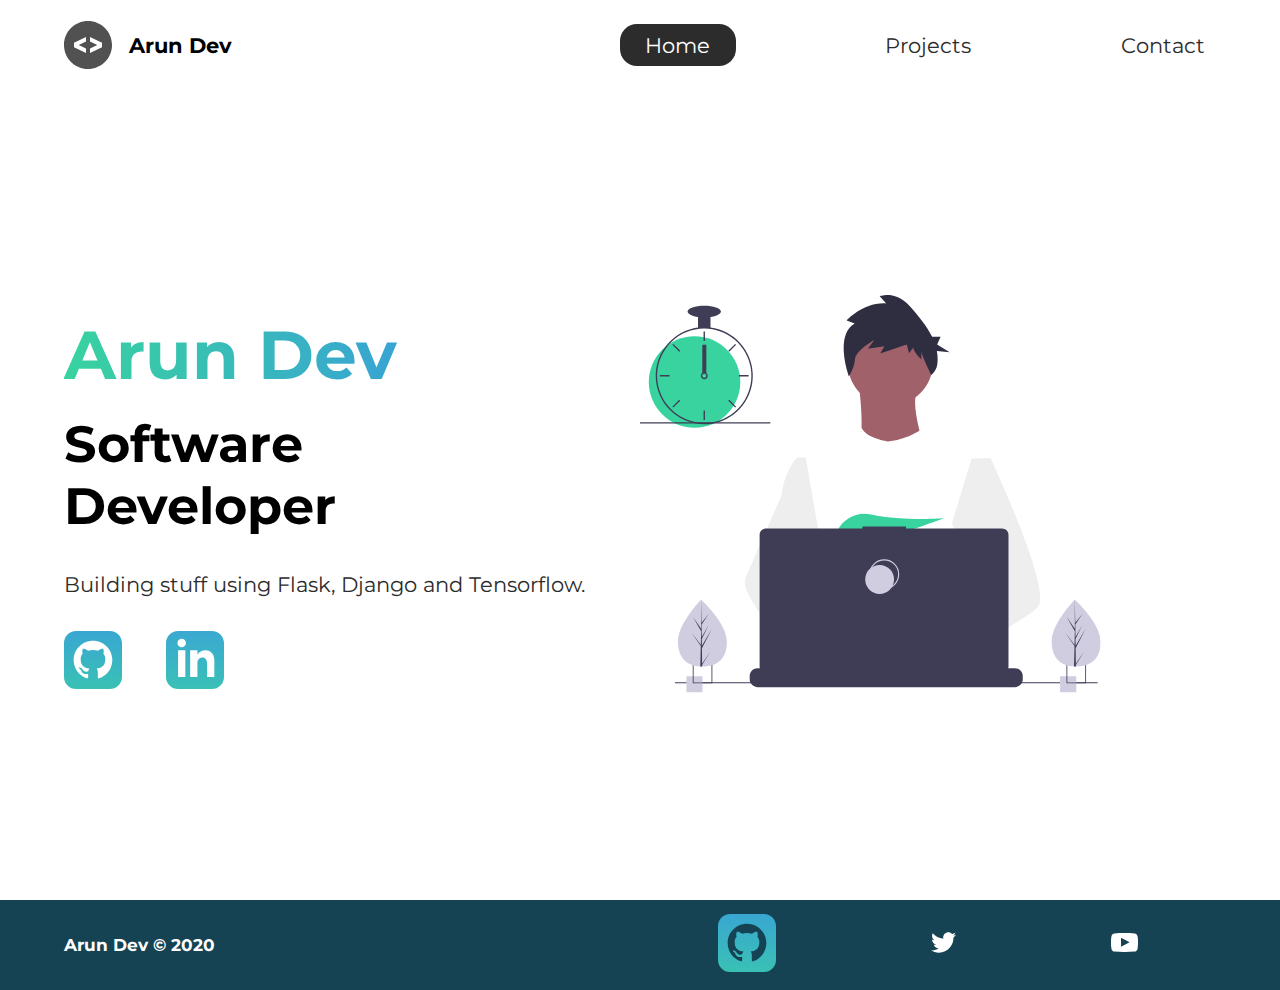
<file: index.html>
<!DOCTYPE html>
<html lang="en">
  <head>
    <meta charset="UTF-8" />
    <meta name="viewport" content="width=device-width, initial-scale=1.0" />
    <meta http-equiv="X-UA-Compatible" content="ie=edge" />
    <meta name="description" content="Arun Dev; Software Developer" />
    <meta name="robots" content="index,follow" />
    <link
      href="https://fonts.googleapis.com/css?family=Montserrat:400,500&display=swap"
      rel="stylesheet"
    />
    <link rel="stylesheet" href="./styles/style.css" />
    <title>Arun Dev | Software Developer</title>
  </head>
  <body>
    <header class="main-head">
      <nav>
        <div class="logo">
          <img src="./icons/code.svg" alt="logo" />
          <h1>Arun Dev</h1>
        </div>
        <ul>
          <li><a class="active" href="/">Home</a></li>
          <li><a href="./projects/">Projects</a></li>
          <li><a href="./contact/">Contact</a></li>
        </ul>
      </nav>
    </header>
    <section class="intro">
      <div class="intro-text">
        <h2>Arun Dev</h2>
        <h3>
          Software <br />
          Developer
        </h3>
        <p>
          Building stuff using Flask, Django and Tensorflow.
        </p>
        <div class="intro-social">
          <a href="https://github.com/4rund3v"
            ><img src="./icons/github.svg" alt="github-social-link"
          /></a>
          <a href="https://www.linkedin.com/in/arun-dev-p95/"
            ><img src="./icons/linked-in.svg" alt="linkedin-social-link"
          /></a>
        </div>
      </div>
      <div class="intro-images">
        <svg
          width="799"
          height="690"
          viewBox="0 0 799 690"
          fill="none"
          xmlns="http://www.w3.org/2000/svg"
        >
          <g id="undraw_dev_productivity_umsq (1) 1" clip-path="url(#clip0)">
            <path
              id="Vector"
              d="M516.92 624.636C516.92 624.636 512.16 626.266 504.42 628.576C487.31 633.706 455.65 642.216 428.82 643.916C405.72 645.396 386.2 641.836 382.63 626.766C381.1 620.286 383.27 614.956 388 610.576C402.12 597.486 439 592.796 468.25 591.186C476.51 590.736 484.15 590.526 490.51 590.446C501.31 590.306 508.39 590.526 508.39 590.526L508.56 591.186L516.92 624.636Z"
              fill="#A0616A"
            />
            <path
              id="Vector_2"
              d="M436.99 672.586C418.61 695.346 342.73 647.666 316.19 629.886C310.41 626.016 306.97 623.566 306.97 623.566L331.25 591.186L338.94 580.936C338.94 580.936 345.82 584.586 355.99 590.526C356.36 590.746 356.73 590.966 357.11 591.186C365.88 596.336 376.89 603.066 388 610.576C403.33 620.946 418.83 632.776 428.82 643.916C438.59 654.806 443.08 665.036 436.99 672.586Z"
              fill="#A0616A"
            />
            <g id="me">
              <path
                id="Vector_3"
                d="M434.672 191.952C475.283 191.607 507.926 158.406 507.582 117.795C507.237 77.1832 474.036 44.5403 433.425 44.8847C392.813 45.2291 360.17 78.4303 360.515 119.042C360.859 159.653 394.06 192.296 434.672 191.952Z"
                fill="#A0616A"
              />
              <path
                id="Vector_4"
                d="M379.477 155.65C379.477 155.65 394.216 259.972 373.002 271.875C351.787 283.779 499.929 283.588 499.929 283.588C499.929 283.588 466.124 193.284 480.809 165.449L379.477 155.65Z"
                fill="#A0616A"
              />
              <path
                id="Vector_5"
                d="M608.101 283.199L596.257 339.402L571.214 458.308L570.49 464.815L562.138 540.138L556.582 590.177L552.857 623.79C528.584 636.526 510.988 645.326 510.988 645.326C510.988 645.326 509.404 637.719 506.871 627.99C489.805 633.265 458.218 642.043 431.404 643.97C441.266 654.777 445.842 664.969 439.817 672.57C421.63 695.485 345.349 648.45 318.659 630.896C318.077 635.158 317.879 639.464 318.068 643.762L297.626 628.314L299.331 592.359L302.206 531.522L305.819 455.229C304.448 451.975 303.294 448.634 302.364 445.228C295.956 423.161 288.032 379.057 281.928 342.067C277.016 312.298 273.302 287.138 272.517 281.785C272.411 281.086 272.358 280.726 272.358 280.726L384.363 230.094C392.509 248.556 429.865 253.809 429.865 253.809C460.756 251.417 484.847 234.913 484.847 234.913L608.101 283.199Z"
                fill="white"
              />
              <path
                id="Vector_6"
                d="M372.285 49.3811L358.49 43.9934C358.49 43.9934 386.969 12.1 426.99 14.513L415.635 2.22366C415.635 2.22366 443.04 -9.01799 468.283 19.6674C481.553 34.7467 496.908 52.4737 506.557 72.5077L521.281 72.3829L515.251 85.9663L536.874 99.3152L514.777 97.0719C516.155 104.471 516.421 112.034 515.566 119.511C514.683 126.991 510.928 133.835 505.094 138.598V138.598C505.094 138.598 487.743 103.449 487.696 97.9443L487.813 111.705C487.813 111.705 473.959 99.4371 473.889 91.1807L466.471 100.877L462.593 85.7717L416.475 101.301L423.87 88.8526L395.157 93.2246L406.278 77.9923C406.278 77.9923 373.932 96.1568 372.811 111.304C371.689 126.452 362.299 140.875 362.299 140.875C362.299 140.875 336.213 70.3294 372.285 49.3811Z"
                fill="#2F2E41"
              />
              <path
                id="Vector_7"
                d="M690.215 540.422C682.794 548.605 664.338 560.992 641.951 574.422C633.623 579.413 624.757 584.559 615.71 589.676C594.122 601.889 571.514 614.001 552.857 623.79C528.584 636.526 510.988 645.326 510.988 645.326C510.988 645.326 509.403 637.719 506.871 627.99C503.48 614.968 498.397 598.141 493.184 590.715C493.002 590.456 492.82 590.218 492.638 589.979C491.121 588.022 489.601 586.885 488.112 586.897L562.138 540.138L594.127 519.926L570.489 464.814L540.842 395.683L557.908 339.727L575.062 283.479L608.101 283.199C608.101 283.199 619.243 306.985 633.514 340.166C635.647 345.128 637.851 350.299 640.096 355.64C669.469 425.394 706.176 522.836 690.215 540.422Z"
                fill="#EEEEEE"
              />
              <path
                id="Vector_8"
                d="M358.123 591.2C355.41 591.212 352.702 591.456 350.029 591.928C327.074 596.073 320.47 616.94 318.659 630.896C318.077 635.158 317.879 639.464 318.068 643.761L297.626 628.314L290.178 622.687C272.316 616.628 256.353 605.733 242.483 592.84C230.449 581.456 219.634 568.849 210.213 555.223C200.831 541.793 192.448 527.692 185.134 513.034C183.094 508.943 181.977 504.454 181.864 499.884C181.751 495.314 182.644 490.775 184.48 486.588L209.154 430.327L245.218 348.098C245.471 346.146 245.752 344.237 246.059 342.371C252.995 300.511 272.367 281.786 272.367 281.786L287.286 281.659L297.778 341.932L310.813 416.815L302.364 445.227L282.839 510.845L302.205 531.522L358.123 591.2Z"
                fill="#EEEEEE"
              />
            </g>
            <path
              id="Vector_9"
              d="M372.877 415.806L385.631 430.686C390.37 429.783 395.319 428.721 400.416 427.529L396.752 415.806L405.71 426.256C459.707 412.975 526.637 387.155 526.637 387.155C526.637 387.155 454.379 392.453 400.428 380.666C376.558 375.451 351.998 387.284 342.202 409.668C336.508 422.679 337.403 433.951 357.596 433.951C364.419 433.835 371.223 433.195 377.949 432.037L372.877 415.806Z"
              fill="#38D39F"
            />
            <path
              id="Vector_10"
              d="M663.65 660.386V666.456C663.654 668.122 663.345 669.774 662.74 671.326C662.472 672.018 662.147 672.687 661.77 673.326C660.578 675.326 658.887 676.983 656.862 678.133C654.838 679.283 652.549 679.887 650.22 679.886H203.67C201.342 679.887 199.053 679.283 197.028 678.133C195.003 676.983 193.312 675.326 192.12 673.326C191.743 672.687 191.419 672.018 191.15 671.326C190.546 669.774 190.237 668.122 190.24 666.456V660.386C190.24 658.622 190.587 656.876 191.262 655.246C191.936 653.616 192.926 652.136 194.173 650.888C195.42 649.641 196.901 648.652 198.53 647.977C200.16 647.302 201.906 646.955 203.67 646.956H229.41V644.126C229.41 644.052 229.425 643.979 229.453 643.911C229.481 643.843 229.522 643.782 229.574 643.73C229.626 643.678 229.688 643.636 229.756 643.608C229.824 643.58 229.897 643.566 229.97 643.566H243.4C243.474 643.566 243.547 643.58 243.615 643.608C243.683 643.636 243.745 643.678 243.797 643.73C243.849 643.782 243.89 643.843 243.918 643.911C243.946 643.979 243.96 644.052 243.96 644.126V646.956H252.35V644.126C252.35 644.052 252.365 643.979 252.393 643.911C252.421 643.843 252.462 643.782 252.514 643.73C252.566 643.678 252.628 643.636 252.696 643.608C252.764 643.58 252.837 643.566 252.91 643.566H266.34C266.414 643.566 266.487 643.58 266.555 643.608C266.623 643.636 266.684 643.678 266.736 643.73C266.789 643.782 266.83 643.843 266.858 643.911C266.886 643.979 266.9 644.052 266.9 644.126V646.956H275.3V644.126C275.3 644.052 275.315 643.979 275.343 643.911C275.371 643.843 275.412 643.782 275.464 643.73C275.516 643.678 275.578 643.636 275.646 643.608C275.714 643.58 275.787 643.566 275.86 643.566H289.29C289.364 643.566 289.437 643.58 289.505 643.608C289.573 643.636 289.634 643.678 289.686 643.73C289.739 643.782 289.78 643.843 289.808 643.911C289.836 643.979 289.85 644.052 289.85 644.126V646.956H298.24V644.126C298.24 644.052 298.255 643.979 298.283 643.911C298.311 643.843 298.352 643.782 298.404 643.73C298.456 643.678 298.518 643.636 298.586 643.608C298.654 643.58 298.727 643.566 298.8 643.566H312.23C312.304 643.566 312.377 643.58 312.445 643.608C312.513 643.636 312.574 643.678 312.626 643.73C312.678 643.782 312.72 643.843 312.748 643.911C312.776 643.979 312.79 644.052 312.79 644.126V646.956H321.18V644.126C321.18 644.052 321.194 643.979 321.223 643.911C321.251 643.843 321.292 643.782 321.344 643.73C321.396 643.678 321.458 643.636 321.526 643.608C321.594 643.58 321.667 643.566 321.74 643.566H335.17C335.244 643.566 335.317 643.58 335.385 643.608C335.453 643.636 335.514 643.678 335.566 643.73C335.618 643.782 335.66 643.843 335.688 643.911C335.716 643.979 335.73 644.052 335.73 644.126V646.956H344.13V644.126C344.13 644.052 344.145 643.979 344.173 643.911C344.201 643.843 344.242 643.782 344.294 643.73C344.346 643.678 344.408 643.636 344.476 643.608C344.544 643.58 344.617 643.566 344.69 643.566H358.12C358.194 643.566 358.267 643.58 358.335 643.608C358.403 643.636 358.464 643.678 358.516 643.73C358.569 643.782 358.61 643.843 358.638 643.911C358.666 643.979 358.68 644.052 358.68 644.126V646.956H367.07V644.126C367.07 644.052 367.085 643.979 367.113 643.911C367.141 643.843 367.182 643.782 367.234 643.73C367.286 643.678 367.348 643.636 367.416 643.608C367.484 643.58 367.557 643.566 367.63 643.566H472.83C472.904 643.566 472.977 643.58 473.045 643.608C473.113 643.636 473.174 643.678 473.227 643.73C473.279 643.782 473.32 643.843 473.348 643.911C473.376 643.979 473.39 644.052 473.39 644.126V646.956H481.79V644.126C481.79 644.052 481.804 643.979 481.833 643.911C481.861 643.843 481.902 643.782 481.954 643.73C482.006 643.678 482.068 643.636 482.136 643.608C482.204 643.58 482.277 643.566 482.35 643.566H495.78C495.928 643.567 496.07 643.627 496.175 643.732C496.279 643.836 496.339 643.978 496.34 644.126V646.956H504.73V644.126C504.73 644.052 504.745 643.979 504.773 643.911C504.801 643.843 504.842 643.782 504.894 643.73C504.946 643.678 505.008 643.636 505.076 643.608C505.144 643.58 505.217 643.566 505.29 643.566H518.72C518.794 643.566 518.867 643.58 518.935 643.608C519.003 643.636 519.065 643.678 519.117 643.73C519.169 643.782 519.21 643.843 519.238 643.911C519.266 643.979 519.28 644.052 519.28 644.126V646.956H527.67V644.126C527.67 644.052 527.685 643.979 527.713 643.911C527.741 643.843 527.782 643.782 527.834 643.73C527.886 643.678 527.948 643.636 528.016 643.608C528.084 643.58 528.157 643.566 528.23 643.566H541.66C541.734 643.566 541.807 643.58 541.875 643.608C541.943 643.636 542.005 643.678 542.057 643.73C542.109 643.782 542.15 643.843 542.178 643.911C542.206 643.979 542.22 644.052 542.22 644.126V646.956H550.62V644.126C550.62 644.052 550.635 643.979 550.663 643.911C550.691 643.843 550.732 643.782 550.784 643.73C550.836 643.678 550.898 643.636 550.966 643.608C551.034 643.58 551.107 643.566 551.18 643.566H564.61C564.757 643.568 564.898 643.628 565.001 643.733C565.104 643.837 565.161 643.979 565.16 644.126V646.956H573.56V644.126C573.56 644.052 573.575 643.979 573.603 643.911C573.631 643.843 573.672 643.782 573.724 643.73C573.776 643.678 573.838 643.636 573.906 643.608C573.974 643.58 574.047 643.566 574.12 643.566H587.55C587.624 643.566 587.697 643.58 587.765 643.608C587.833 643.636 587.895 643.678 587.947 643.73C587.999 643.782 588.04 643.843 588.068 643.911C588.096 643.979 588.11 644.052 588.11 644.126V646.956H596.5V644.126C596.5 644.052 596.515 643.979 596.543 643.911C596.571 643.843 596.612 643.782 596.664 643.73C596.716 643.678 596.778 643.636 596.846 643.608C596.914 643.58 596.987 643.566 597.06 643.566H610.49C610.564 643.566 610.637 643.58 610.705 643.608C610.773 643.636 610.835 643.678 610.887 643.73C610.939 643.782 610.98 643.843 611.008 643.911C611.036 643.979 611.05 644.052 611.05 644.126V646.956H650.22C651.984 646.955 653.731 647.302 655.36 647.977C656.99 648.652 658.471 649.641 659.718 650.888C660.965 652.136 661.954 653.616 662.629 655.246C663.304 656.876 663.651 658.622 663.65 660.386Z"
              fill="#3F3D56"
            />
            <path
              id="Vector_11"
              d="M793.5 671.326H60.5V673.326H793.5V671.326Z"
              fill="#3F3D56"
            />
            <path
              id="Vector_12"
              d="M627.694 404.757H461.251V401.326H385.78V404.757H218.651C215.665 404.757 212.801 405.943 210.69 408.054C208.578 410.166 207.392 413.029 207.392 416.015V643.927C207.392 646.913 208.578 649.776 210.69 651.888C212.801 653.999 215.665 655.185 218.651 655.185H627.694C630.68 655.185 633.544 653.999 635.655 651.888C637.767 649.776 638.953 646.913 638.953 643.927V416.015C638.953 414.537 638.662 413.073 638.096 411.707C637.53 410.341 636.701 409.1 635.655 408.054C634.61 407.009 633.369 406.18 632.003 405.614C630.637 405.048 629.173 404.757 627.694 404.757Z"
              fill="#3F3D56"
            />
            <path
              id="Vector_13"
              d="M423.5 509.326C437.307 509.326 448.5 498.133 448.5 484.326C448.5 470.519 437.307 459.326 423.5 459.326C409.693 459.326 398.5 470.519 398.5 484.326C398.5 498.133 409.693 509.326 423.5 509.326Z"
              stroke="#D0CDE1"
              stroke-width="2"
              stroke-miterlimit="10"
            />
            <path
              id="Vector_14"
              d="M415.5 518.326C429.307 518.326 440.5 507.133 440.5 493.326C440.5 479.519 429.307 468.326 415.5 468.326C401.693 468.326 390.5 479.519 390.5 493.326C390.5 507.133 401.693 518.326 415.5 518.326Z"
              fill="#D0CDE1"
            />
            <path
              id="Vector_15"
              d="M108.446 661.223H80.4463V689.223H108.446V661.223Z"
              fill="#D0CDE1"
            />
            <path
              id="Vector_16"
              d="M91.4502 639.223V673.223H125.45V639.223H91.4502ZM123.97 671.743H92.9202V640.703H123.97V671.743Z"
              fill="#3F3D56"
            />
            <path
              id="Vector_17"
              d="M756.446 661.223H728.446V689.223H756.446V661.223Z"
              fill="#D0CDE1"
            />
            <path
              id="Vector_18"
              d="M739.45 639.223V673.223H773.45V639.223H739.45ZM771.97 671.743H740.92V640.703H771.97V671.743Z"
              fill="#3F3D56"
            />
            <path
              id="Vector_19"
              d="M94.5802 230.113C138.399 230.113 173.921 194.592 173.921 150.773C173.921 106.955 138.399 71.4326 94.5802 71.4326C50.7617 71.4326 15.2397 106.955 15.2397 150.773C15.2397 194.592 50.7617 230.113 94.5802 230.113Z"
              fill="#38D39F"
            />
            <path
              id="Vector_20"
              d="M122.229 56.4899C115.045 55.5763 107.774 55.5763 100.59 56.4899C84.586 58.5913 69.5203 65.2398 57.181 75.6465C44.8417 86.0532 35.7467 99.7813 30.9754 115.202C28.8053 122.229 27.5764 129.514 27.3208 136.864C27.2848 137.886 27.2607 138.92 27.2607 139.954C27.283 162.264 36.1559 183.655 51.932 199.431C67.7082 215.207 89.0989 224.08 111.41 224.103C113.201 224.103 114.992 224.042 116.759 223.934C120.907 223.674 125.03 223.103 129.093 222.227C148.495 218.055 165.798 207.161 177.947 191.468C190.095 175.776 196.308 156.295 195.487 136.467C194.665 116.638 186.863 97.738 173.459 83.1039C160.054 68.4698 141.909 59.0435 122.229 56.4899H122.229ZM137.748 217.347H137.736C130.959 219.659 123.905 221.062 116.759 221.518C114.992 221.638 113.201 221.698 111.41 221.698C89.7377 221.672 68.961 213.051 53.6367 197.727C38.3123 182.402 29.6914 161.626 29.6649 139.954C29.6649 138.92 29.689 137.886 29.725 136.864C30.5514 115.744 39.5156 95.7617 54.7411 81.1008C69.9666 66.44 90.273 58.237 111.41 58.2089C130.776 58.21 149.513 65.0865 164.283 77.6131C179.052 90.1398 188.895 107.503 192.057 126.61C195.219 145.716 191.496 165.325 181.55 181.942C171.604 198.559 156.081 211.106 137.748 217.347H137.748Z"
              fill="#3F3D56"
            />
            <path
              id="Vector_21"
              d="M112.612 63.0176H110.208V79.8474H112.612V63.0176Z"
              fill="#3F3D56"
            />
            <path
              id="Vector_22"
              d="M57.8578 84.7018L56.1577 86.4019L68.0582 98.3023L69.7582 96.6022L57.8578 84.7018Z"
              fill="#3F3D56"
            />
            <path
              id="Vector_23"
              d="M34.4736 138.751V141.156H51.3034V138.751H34.4736Z"
              fill="#3F3D56"
            />
            <path
              id="Vector_24"
              d="M56.1578 193.506L57.8579 195.206L69.7584 183.306L68.0583 181.606L56.1578 193.506Z"
              fill="#3F3D56"
            />
            <path
              id="Vector_25"
              d="M153.062 96.6022L154.762 98.3022L166.662 86.4018L164.962 84.7017L153.062 96.6022Z"
              fill="#3F3D56"
            />
            <path
              id="Vector_26"
              d="M171.516 138.751V141.156H188.346V138.751H171.516Z"
              fill="#3F3D56"
            />
            <path
              id="Vector_27"
              d="M154.762 181.605L153.062 183.305L164.962 195.206L166.662 193.506L154.762 181.605Z"
              fill="#3F3D56"
            />
            <path
              id="Vector_28"
              d="M112.612 200.06H110.208V216.89H112.612V200.06Z"
              fill="#3F3D56"
            />
            <path
              id="Vector_29"
              d="M115.016 135.145C113.976 134.365 112.711 133.943 111.41 133.943C110.11 133.943 108.844 134.365 107.804 135.145C107.091 135.686 106.505 136.375 106.085 137.165C105.552 138.181 105.322 139.329 105.421 140.473C105.52 141.616 105.944 142.707 106.644 143.617C107.343 144.527 108.288 145.218 109.368 145.608C110.447 145.997 111.616 146.07 112.735 145.817C113.855 145.564 114.878 144.996 115.685 144.179C116.492 143.363 117.048 142.333 117.288 141.21C117.528 140.088 117.441 138.92 117.039 137.846C116.636 136.771 115.935 135.834 115.017 135.145H115.016ZM111.41 143.56C110.454 143.557 109.539 143.176 108.863 142.501C108.187 141.825 107.807 140.909 107.804 139.954C107.808 139.224 108.03 138.513 108.441 137.91C108.793 137.4 109.271 136.989 109.828 136.718C110.386 136.446 111.004 136.323 111.623 136.361C112.241 136.398 112.84 136.594 113.361 136.931C113.881 137.267 114.307 137.732 114.595 138.281C114.883 138.83 115.025 139.444 115.007 140.063C114.989 140.683 114.811 141.287 114.491 141.818C114.17 142.349 113.719 142.788 113.179 143.093C112.639 143.398 112.03 143.559 111.41 143.56V143.56Z"
              fill="#3F3D56"
            />
            <path
              id="Vector_30"
              d="M122.229 35.3687H100.591V57.007H122.229V35.3687Z"
              fill="#3F3D56"
            />
            <path
              id="Vector_31"
              d="M111.41 38.9748C127.344 38.9748 140.261 34.4 140.261 28.7567C140.261 23.1134 127.344 18.5386 111.41 18.5386C95.4757 18.5386 82.5586 23.1134 82.5586 28.7567C82.5586 34.4 95.4757 38.9748 111.41 38.9748Z"
              fill="#3F3D56"
            />
            <path id="clock-arrow" d="M115 86H108V135H115V86Z" fill="#3F3D56" />
            <path
              id="Vector_32"
              d="M226 220.44H0V222.844H226V220.44Z"
              fill="#3F3D56"
            />
            <g id="plant-left">
              <path
                id="Vector_33"
                d="M150.594 599.754C151.527 631.704 132.858 643.413 109.43 644.097C108.886 644.113 108.344 644.123 107.805 644.126C106.719 644.135 105.643 644.117 104.577 644.072C83.3891 643.193 66.6172 631.945 65.7495 602.232C64.8515 571.482 103.018 531.529 105.882 528.574L105.887 528.571C105.996 528.458 106.052 528.402 106.052 528.402C106.052 528.402 149.661 567.807 150.594 599.754Z"
                fill="#D0CDE1"
              />
              <path
                id="Vector_34"
                d="M107.744 639.255L122.626 617.124L107.774 641.636L107.805 644.126C106.719 644.135 105.643 644.117 104.577 644.072L105.315 612.06L105.295 611.813L105.322 611.766L105.393 608.741L89.0952 585.078L105.374 606.477L105.432 607.116L105.989 582.93L91.9122 558.397L106.029 578.681L105.882 528.574L105.882 528.407L105.887 528.571L106.821 568.062L119.651 552.021L106.863 571.464L107.143 593.098L118.949 571.984L107.187 596.279L107.343 608.308L124.512 578.897L107.395 612.505L107.744 639.255Z"
                fill="#3F3D56"
              />
            </g>
            <g id="plant-right">
              <path
                id="Vector_35"
                d="M798.594 599.754C799.527 631.704 780.858 643.413 757.43 644.097C756.886 644.113 756.344 644.123 755.805 644.126C754.719 644.135 753.643 644.117 752.577 644.072C731.389 643.193 714.617 631.945 713.749 602.232C712.851 571.482 751.018 531.529 753.882 528.574L753.887 528.571C753.996 528.458 754.052 528.402 754.052 528.402C754.052 528.402 797.661 567.807 798.594 599.754Z"
                fill="#D0CDE1"
              />
              <path
                id="Vector_36"
                d="M755.744 639.255L770.626 617.124L755.774 641.636L755.805 644.126C754.719 644.135 753.643 644.117 752.577 644.072L753.315 612.06L753.295 611.813L753.323 611.766L753.393 608.741L737.095 585.078L753.374 606.477L753.432 607.116L753.989 582.93L739.912 558.397L754.029 578.681L753.882 528.574L753.882 528.407L753.887 528.571L754.821 568.062L767.651 552.021L754.864 571.464L755.143 593.098L766.949 571.984L755.187 596.279L755.343 608.308L772.512 578.897L755.395 612.505L755.744 639.255Z"
                fill="#3F3D56"
              />
            </g>
          </g>
          <defs>
            <clipPath id="clip0">
              <rect width="798.627" height="689.223" fill="white" />
            </clipPath>
          </defs>
        </svg>
        <img class="splash" src="./img/splash.svg" alt="" />
      </div>
    </section>
    <footer>
      <h4>Arun Dev &copy; 2020</h4>
      <ul>
        <li>
          <a href="https://github.com/4rund3v"
            ><img src="./icons/github.svg" alt="github-social"
          /></a>
        </li>
        <li>
          <a href="https://twitter.com/ArunDev39689102"
            ><img src="./icons/twitter 1.svg" alt="twitter-social"
          /></a>
        </li>
        <li>
          <a href="https://www.youtube.com/channel/UC8uzOs_Qk-5X5jPnbI23uyg"
            ><img src="./icons/youtube-symbol 1.svg" alt="youtube-social"
          /></a>
        </li>
      </ul>
    </footer>
  </body>
</html>
</file>
<file: styles/style.css>
/* Global Styles */
* {
  margin: 0;
  padding: 0;
  -webkit-box-sizing: border-box;
          box-sizing: border-box;
}

html {
  font-size: 62.5%;
}

body {
  font-family: "Montserrat", sans-serif;
}

h1 {
  font-size: 2.5rem;
}

li,
button,
label,
input,
a,
p {
  font-size: 2.5rem;
}

h2 {
  font-size: 4rem;
}

h3 {
  font-size: 2.5rem;
}

h4,
h5 {
  font-size: 2rem;
}

ul {
  list-style: none;
}

a {
  text-decoration: none;
  color: #2c2c2c;
}

.main-head {
  width: 95%;
  margin: 0 0 0 auto;
}

nav {
  display: -webkit-box;
  display: -ms-flexbox;
  display: flex;
  -webkit-box-pack: justify;
      -ms-flex-pack: justify;
          justify-content: space-between;
  -webkit-box-align: center;
      -ms-flex-align: center;
          align-items: center;
  -webkit-box-orient: horizontal;
  -webkit-box-direction: normal;
      -ms-flex-direction: row;
          flex-direction: row;
  min-height: 10vh;
  width: 60%;
  -ms-flex-wrap: wrap;
      flex-wrap: wrap;
}

nav .logo {
  display: -webkit-box;
  display: -ms-flexbox;
  display: flex;
  -webkit-box-pack: start;
      -ms-flex-pack: start;
          justify-content: flex-start;
  -webkit-box-align: center;
      -ms-flex-align: center;
          align-items: center;
  -webkit-box-orient: horizontal;
  -webkit-box-direction: normal;
      -ms-flex-direction: row;
          flex-direction: row;
  -webkit-box-flex: 1;
      -ms-flex: 1 1 10rem;
          flex: 1 1 10rem;
}

nav .logo h1 {
  margin: 2rem;
}

nav ul {
  display: -webkit-box;
  display: -ms-flexbox;
  display: flex;
  -ms-flex-pack: distribute;
      justify-content: space-around;
  -webkit-box-align: center;
      -ms-flex-align: center;
          align-items: center;
  -webkit-box-orient: horizontal;
  -webkit-box-direction: normal;
      -ms-flex-direction: row;
          flex-direction: row;
  -webkit-box-flex: 1;
      -ms-flex: 1 1 40rem;
          flex: 1 1 40rem;
}

.intro {
  min-height: 90vh;
  width: 90%;
  margin: auto;
  -ms-flex-wrap: wrap;
      flex-wrap: wrap;
  display: -webkit-box;
  display: -ms-flexbox;
  display: flex;
  -webkit-box-pack: justify;
      -ms-flex-pack: justify;
          justify-content: space-between;
  -webkit-box-align: center;
      -ms-flex-align: center;
          align-items: center;
  -webkit-box-orient: horizontal;
  -webkit-box-direction: normal;
      -ms-flex-direction: row;
          flex-direction: row;
}

.intro h2 {
  font-size: 8rem;
  padding-top: 2rem;
  background: -webkit-gradient(linear, left top, right top, from(#38d39f), to(#38a4d3));
  background: linear-gradient(left, #38d39f, #38a4d3);
  background-clip: text;
  display: inline-block;
  -webkit-background-clip: text;
  -moz-background-clip: text;
  -webkit-text-fill-color: transparent;
  -moz-text-fill-color: transparent;
}

.intro h3 {
  font-size: 6rem;
  padding: 2rem 0rem;
}

.intro p {
  padding-top: 2rem;
  color: #2c2c2c;
}

.splash {
  position: absolute;
  top: 0%;
  right: 0%;
  height: 100%;
  z-index: -1;
}

.intro-social {
  margin-top: 4rem;
}

.intro-social a {
  margin-right: 5rem;
}

.active {
  background: #2c2c2c;
  color: white;
  padding: 1rem 3rem;
  border-radius: 2rem;
}

.intro-text,
.intro-images {
  -webkit-box-flex: 1;
      -ms-flex: 1 1 40rem;
          flex: 1 1 40rem;
}

#plant-left {
  -webkit-animation: plant 1.5s ease infinite alternate;
          animation: plant 1.5s ease infinite alternate;
}

#plant-right {
  -webkit-animation: plant 1.5s ease infinite alternate 0.5s;
          animation: plant 1.5s ease infinite alternate 0.5s;
}

#me {
  -webkit-animation: me 1.5s ease infinite alternate;
          animation: me 1.5s ease infinite alternate;
  -webkit-transform-origin: bottom;
          transform-origin: bottom;
}

#clock-arrow {
  -webkit-animation: clock 2s infinite linear;
          animation: clock 2s infinite linear;
  transform-box: fill-box;
  -webkit-transform-origin: bottom;
          transform-origin: bottom;
}

@-webkit-keyframes me {
  from {
    -webkit-transform: rotateZ(-3deg);
            transform: rotateZ(-3deg);
  }
  to {
    -webkit-transform: rotateZ(3deg);
            transform: rotateZ(3deg);
  }
}

@keyframes me {
  from {
    -webkit-transform: rotateZ(-3deg);
            transform: rotateZ(-3deg);
  }
  to {
    -webkit-transform: rotateZ(3deg);
            transform: rotateZ(3deg);
  }
}

@-webkit-keyframes plant {
  from {
    -webkit-transform: translateY(0%);
            transform: translateY(0%);
  }
  to {
    -webkit-transform: translateY(-10%);
            transform: translateY(-10%);
  }
}

@keyframes plant {
  from {
    -webkit-transform: translateY(0%);
            transform: translateY(0%);
  }
  to {
    -webkit-transform: translateY(-10%);
            transform: translateY(-10%);
  }
}

@-webkit-keyframes clock {
  from {
    -webkit-transform: rotateZ(0deg);
            transform: rotateZ(0deg);
  }
  to {
    -webkit-transform: rotateZ(360deg);
            transform: rotateZ(360deg);
  }
}

@keyframes clock {
  from {
    -webkit-transform: rotateZ(0deg);
            transform: rotateZ(0deg);
  }
  to {
    -webkit-transform: rotateZ(360deg);
            transform: rotateZ(360deg);
  }
}

.projects {
  width: 90%;
  margin: auto;
  min-height: 90vh;
  display: -webkit-box;
  display: -ms-flexbox;
  display: flex;
  -webkit-box-pack: justify;
      -ms-flex-pack: justify;
          justify-content: space-between;
  -webkit-box-align: center;
      -ms-flex-align: center;
          align-items: center;
  -webkit-box-orient: horizontal;
  -webkit-box-direction: normal;
      -ms-flex-direction: row;
          flex-direction: row;
  text-align: center;
  -ms-flex-wrap: wrap;
      flex-wrap: wrap;
}

.projects h2 {
  margin: 5rem;
}

.travelly,
.elena {
  -webkit-box-flex: 1;
      -ms-flex: 1 1 40rem;
          flex: 1 1 40rem;
}

.form-section {
  min-height: 80vh;
  display: -webkit-box;
  display: -ms-flexbox;
  display: flex;
  -webkit-box-pack: center;
      -ms-flex-pack: center;
          justify-content: center;
  -webkit-box-align: center;
      -ms-flex-align: center;
          align-items: center;
  -webkit-box-orient: horizontal;
  -webkit-box-direction: normal;
      -ms-flex-direction: row;
          flex-direction: row;
  margin-top: 3rem;
}

.form-section form {
  padding: 3rem 10rem;
  -webkit-box-shadow: 0px 10px 10px rgba(0, 0, 0, 0.2), 0px 20px 40px rgba(0, 0, 0, 0.2);
          box-shadow: 0px 10px 10px rgba(0, 0, 0, 0.2), 0px 20px 40px rgba(0, 0, 0, 0.2);
  display: -webkit-box;
  display: -ms-flexbox;
  display: flex;
  -webkit-box-pack: center;
      -ms-flex-pack: center;
          justify-content: center;
  -webkit-box-align: center;
      -ms-flex-align: center;
          align-items: center;
  -webkit-box-orient: vertical;
  -webkit-box-direction: normal;
      -ms-flex-direction: column;
          flex-direction: column;
  border-radius: 2rem;
}

.form-section form input,
.form-section form textarea {
  margin: 2rem;
}

.form-section form input:focus,
.form-section form textarea:focus {
  outline: 2px solid black;
}

.form-section form textarea {
  font-family: "Montserrat", sans-serif;
  font-size: 2rem;
}

.form-section form button {
  width: 100%;
  padding: 2rem;
  background: #154353;
  color: white;
}

.form-section form button:focus {
  background: #33696b;
}

footer {
  background: #154353;
  color: white;
  min-height: 10vh;
  padding: 0% 5%;
  display: -webkit-box;
  display: -ms-flexbox;
  display: flex;
  -webkit-box-pack: start;
      -ms-flex-pack: start;
          justify-content: flex-start;
  -webkit-box-align: center;
      -ms-flex-align: center;
          align-items: center;
  -webkit-box-orient: horizontal;
  -webkit-box-direction: normal;
      -ms-flex-direction: row;
          flex-direction: row;
}

footer ul {
  -webkit-box-flex: 1;
      -ms-flex: 1 1 40rem;
          flex: 1 1 40rem;
  display: -webkit-box;
  display: -ms-flexbox;
  display: flex;
  -ms-flex-pack: distribute;
      justify-content: space-around;
  -webkit-box-align: center;
      -ms-flex-align: center;
          align-items: center;
  -webkit-box-orient: horizontal;
  -webkit-box-direction: normal;
      -ms-flex-direction: row;
          flex-direction: row;
}

footer h4 {
  -webkit-box-flex: 1;
      -ms-flex: 1 1 40rem;
          flex: 1 1 40rem;
}

@media screen and (max-width: 1332px) {
  html {
    font-size: 53%;
  }
  .splash {
    display: none;
  }
  svg {
    width: 80%;
  }
  nav {
    width: 100%;
  }
}

@media screen and (max-width: 754px) {
  html {
    font-size: 45%;
  }
  svg {
    height: 60%;
  }
  .main-head {
    width: 100%;
  }
  nav .logo {
    display: -webkit-box;
    display: -ms-flexbox;
    display: flex;
    -webkit-box-pack: center;
        -ms-flex-pack: center;
            justify-content: center;
    -webkit-box-align: center;
        -ms-flex-align: center;
            align-items: center;
    -webkit-box-orient: vertical;
    -webkit-box-direction: normal;
        -ms-flex-direction: column;
            flex-direction: column;
    -webkit-box-flex: 1;
        -ms-flex: 1 1 20rem;
            flex: 1 1 20rem;
    margin-top: 2rem;
  }
  nav ul {
    -webkit-box-flex: 1;
        -ms-flex: 1 1 60rem;
            flex: 1 1 60rem;
    margin: 2rem 0rem;
  }
  .intro-text {
    margin-top: 5rem;
    text-align: center;
  }
  .intro-images {
    text-align: center;
  }
  .intro-social {
    display: -webkit-box;
    display: -ms-flexbox;
    display: flex;
    -webkit-box-pack: center;
        -ms-flex-pack: center;
            justify-content: center;
    -webkit-box-align: center;
        -ms-flex-align: center;
            align-items: center;
    -webkit-box-orient: horizontal;
    -webkit-box-direction: normal;
        -ms-flex-direction: row;
            flex-direction: row;
  }
  .intro-social a {
    margin: 2rem;
  }
  .elena,
  .travelly {
    -webkit-box-flex: 1;
        -ms-flex: 1 1 50rem;
            flex: 1 1 50rem;
  }
  .elena img,
  .travelly img {
    width: 100%;
    height: 100%;
  }
  form {
    padding: 0rem;
    width: 100%;
  }
}
/*# sourceMappingURL=style.css.map */
</file>
